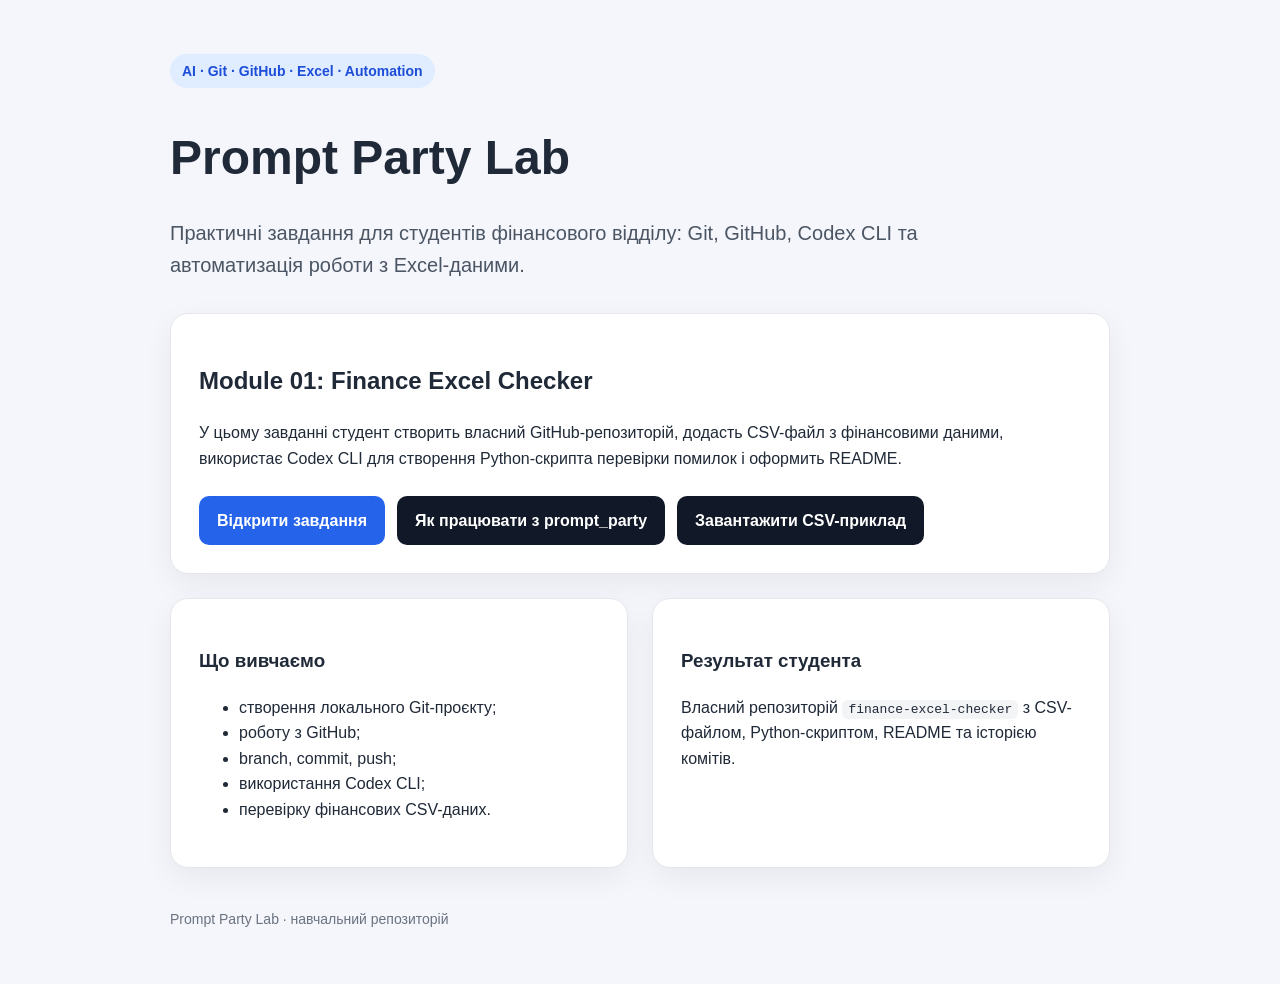
<file: docs/index.html>
<!DOCTYPE html>
<html lang="uk">
<head>
  <meta charset="UTF-8" />
  <meta name="viewport" content="width=device-width, initial-scale=1.0" />
  <title>Prompt Party Lab</title>
  <link rel="stylesheet" href="style.css" />
</head>
<body>
  <main class="container">
    <header class="hero">
      <p class="badge">AI · Git · GitHub · Excel · Automation</p>
      <h1>Prompt Party Lab</h1>
      <p class="subtitle">
        Практичні завдання для студентів фінансового відділу:
        Git, GitHub, Codex CLI та автоматизація роботи з Excel-даними.
      </p>
    </header>

    <section class="card">
      <h2>Module 01: Finance Excel Checker</h2>
      <p>
        У цьому завданні студент створить власний GitHub-репозиторій,
        додасть CSV-файл з фінансовими даними, використає Codex CLI
        для створення Python-скрипта перевірки помилок і оформить README.
      </p>

      <div class="actions">
        <a class="button" href="tasks/finance-excel-checker.html">Відкрити завдання</a>
        <a class="button secondary" href="how-to-work.html">Як працювати з prompt_party</a>
        <a class="button secondary" href="examples/payments.csv">Завантажити CSV-приклад</a>
      </div>
    </section>

    <section class="grid">
      <div class="mini-card">
        <h3>Що вивчаємо</h3>
        <ul>
          <li>створення локального Git-проєкту;</li>
          <li>роботу з GitHub;</li>
          <li>branch, commit, push;</li>
          <li>використання Codex CLI;</li>
          <li>перевірку фінансових CSV-даних.</li>
        </ul>
      </div>

      <div class="mini-card">
        <h3>Результат студента</h3>
        <p>
          Власний репозиторій <code>finance-excel-checker</code>
          з CSV-файлом, Python-скриптом, README та історією комітів.
        </p>
      </div>
    </section>

    <footer>
      <p>Prompt Party Lab · навчальний репозиторій</p>
    </footer>
  </main>
</body>
</html>
</file>
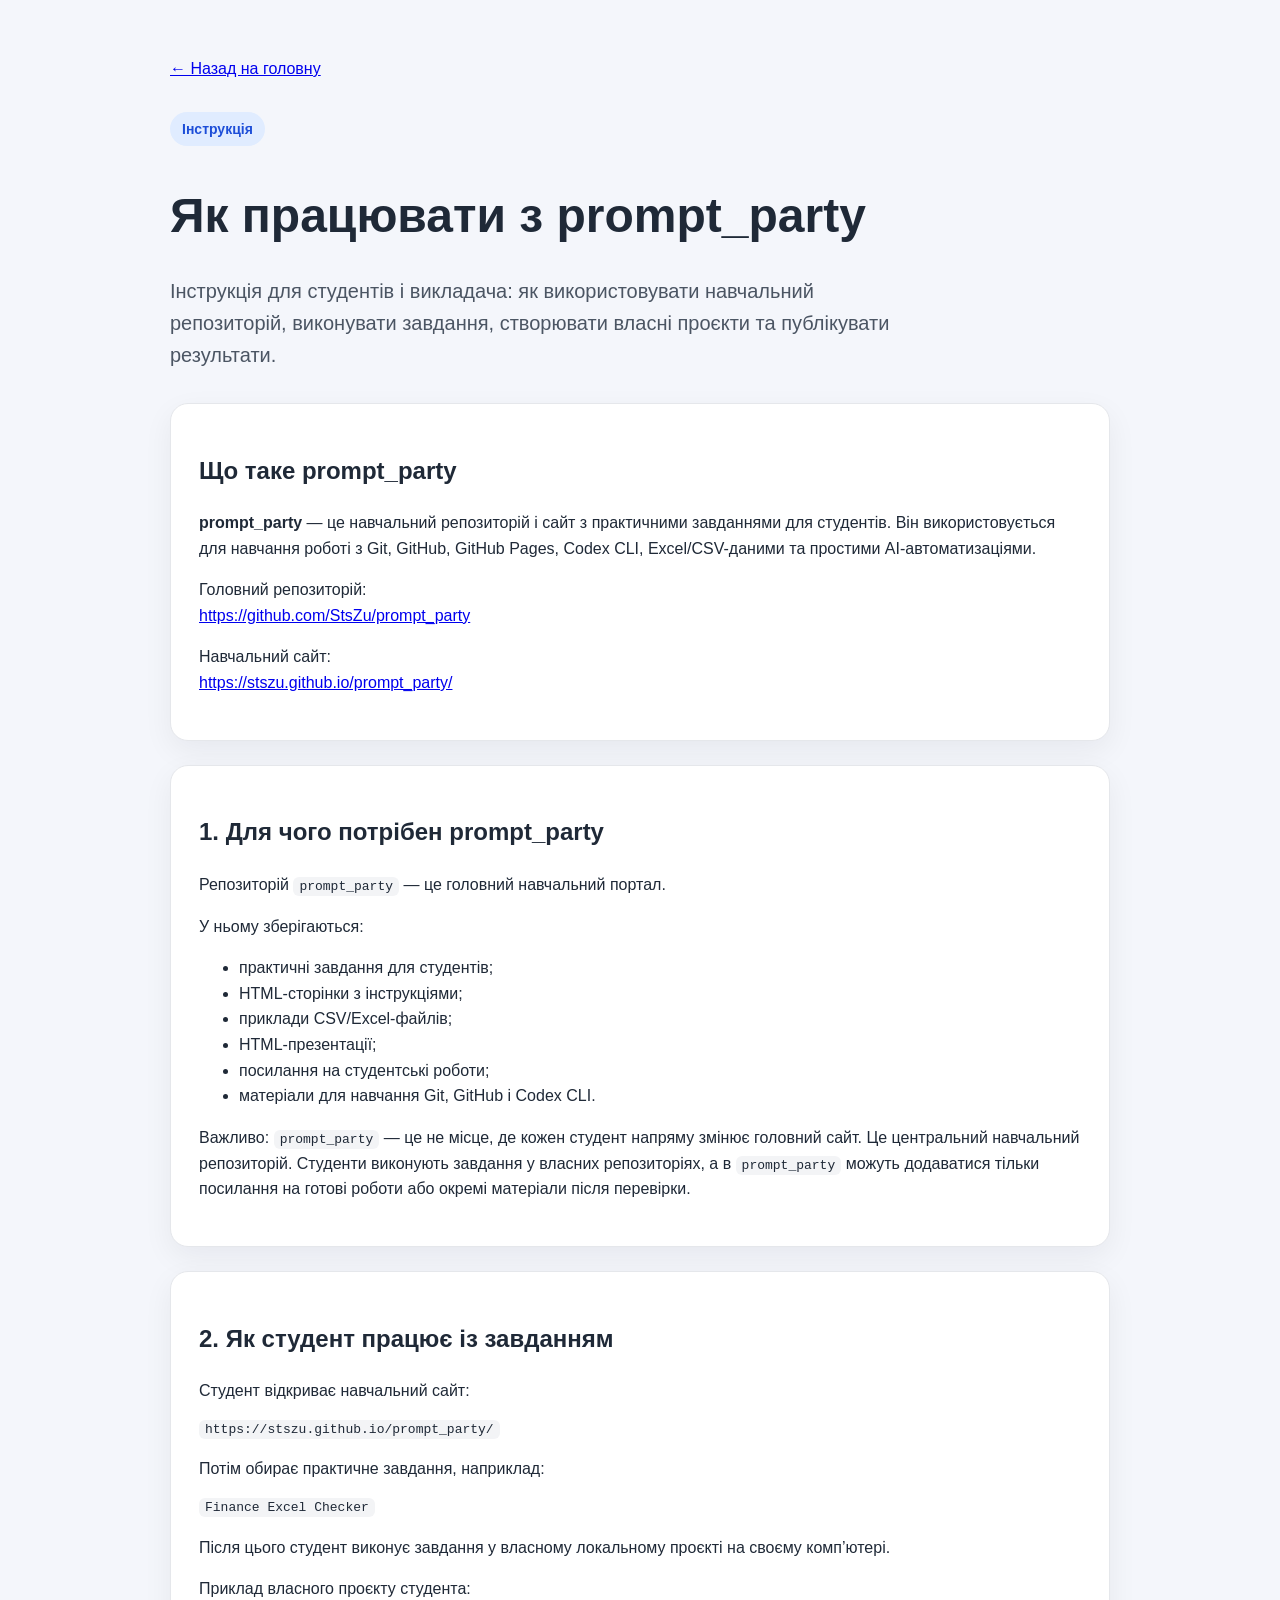
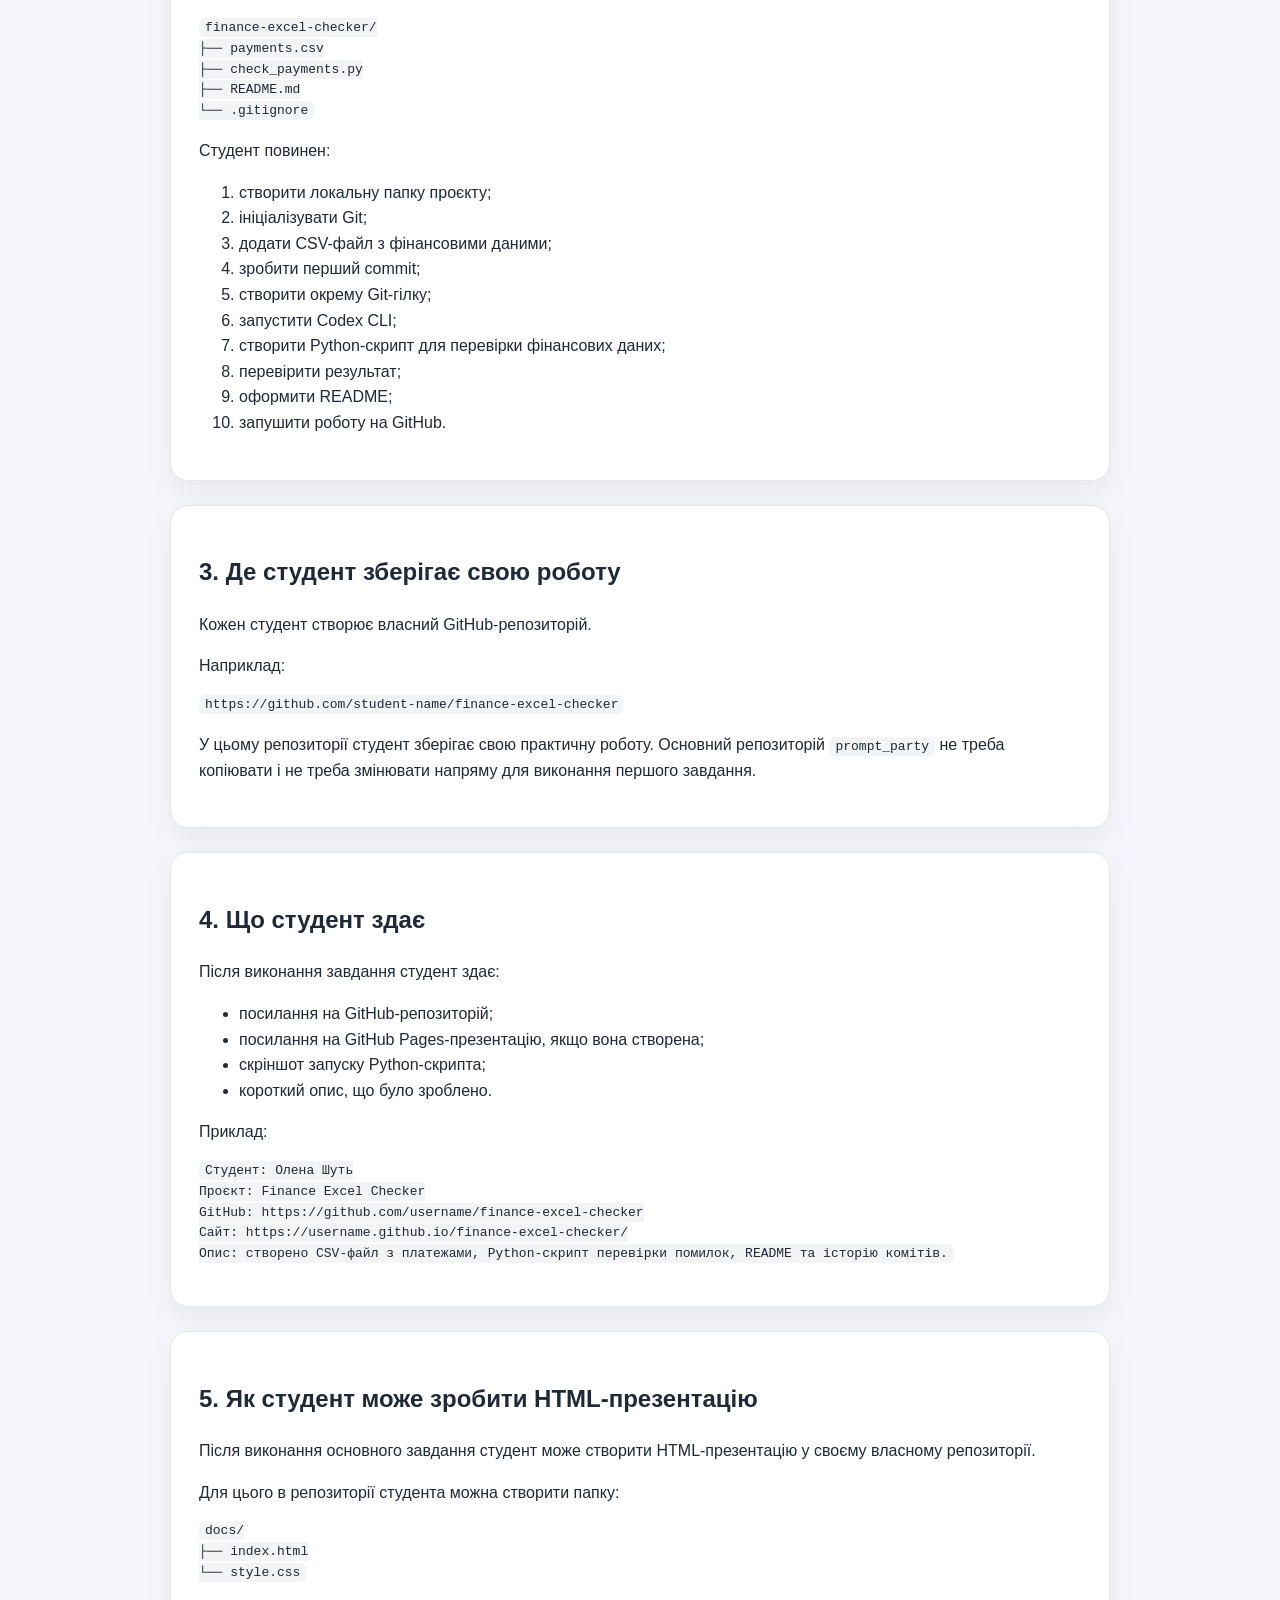
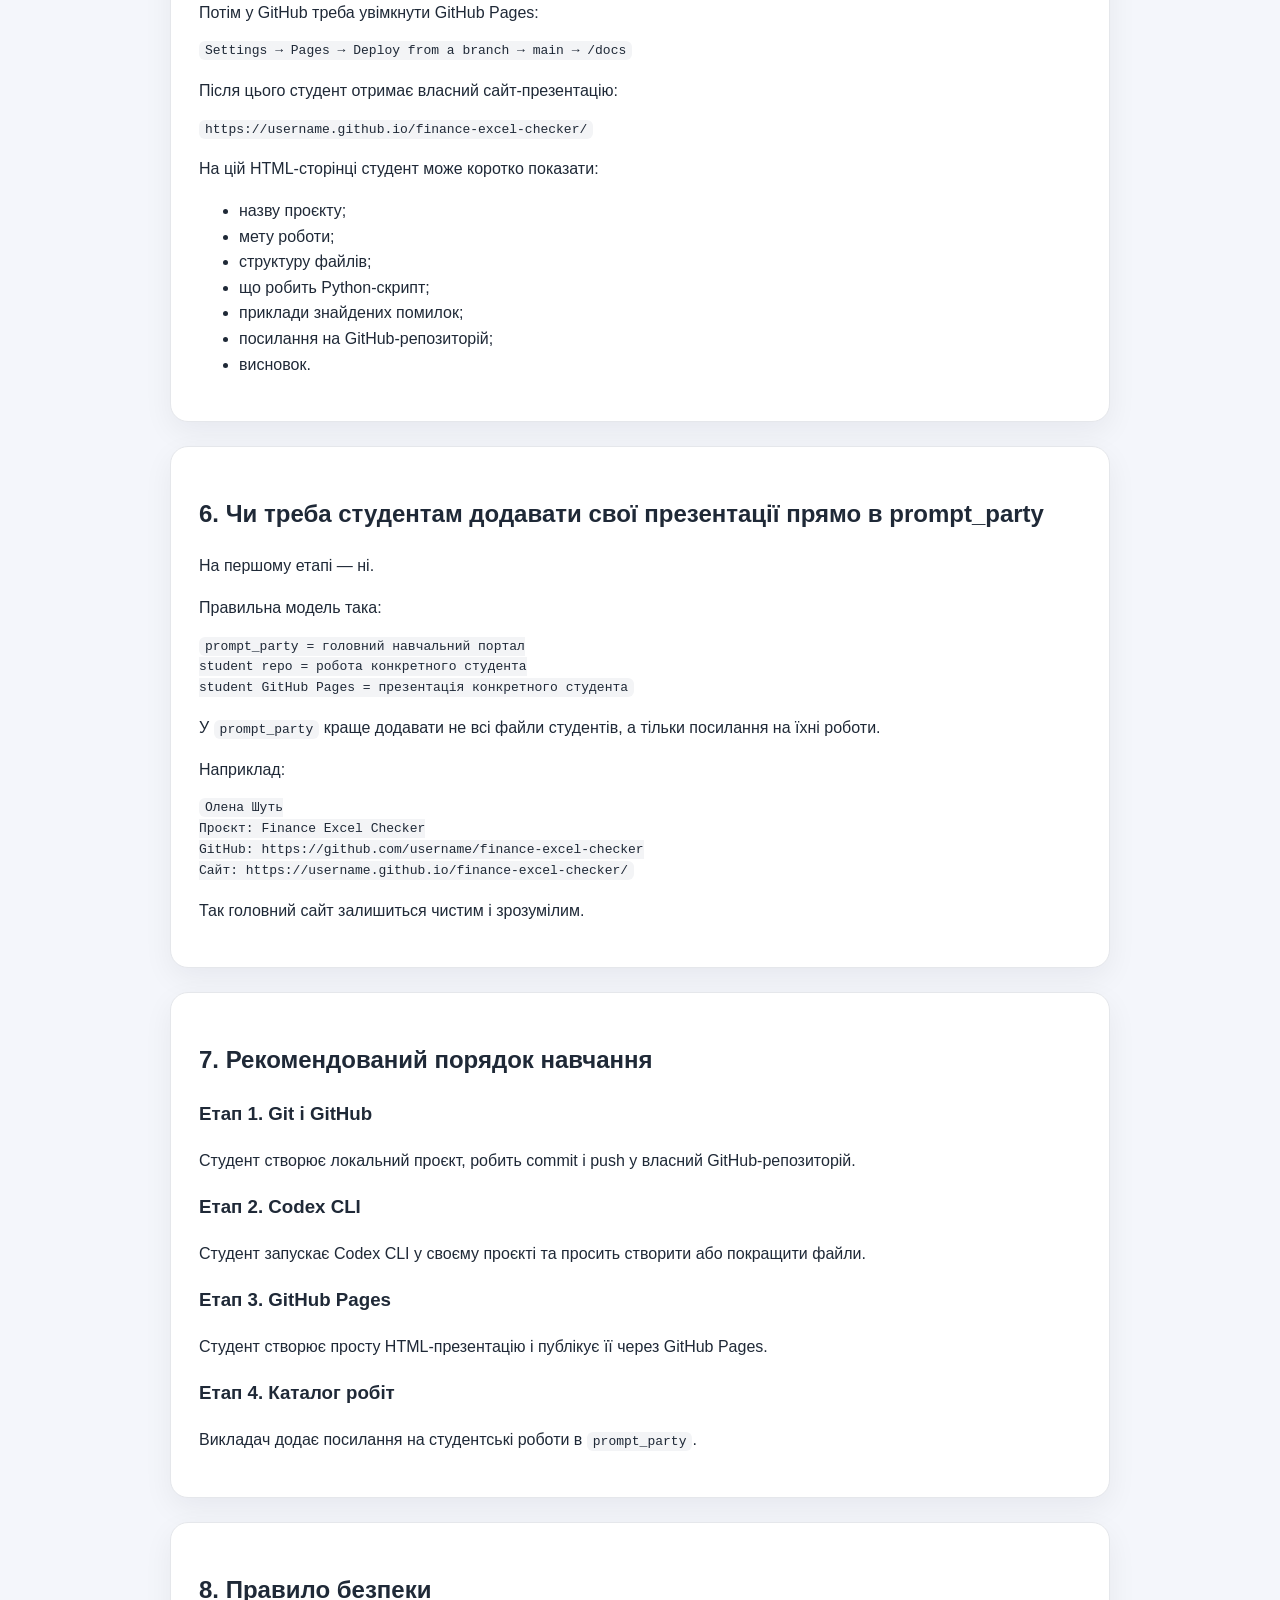
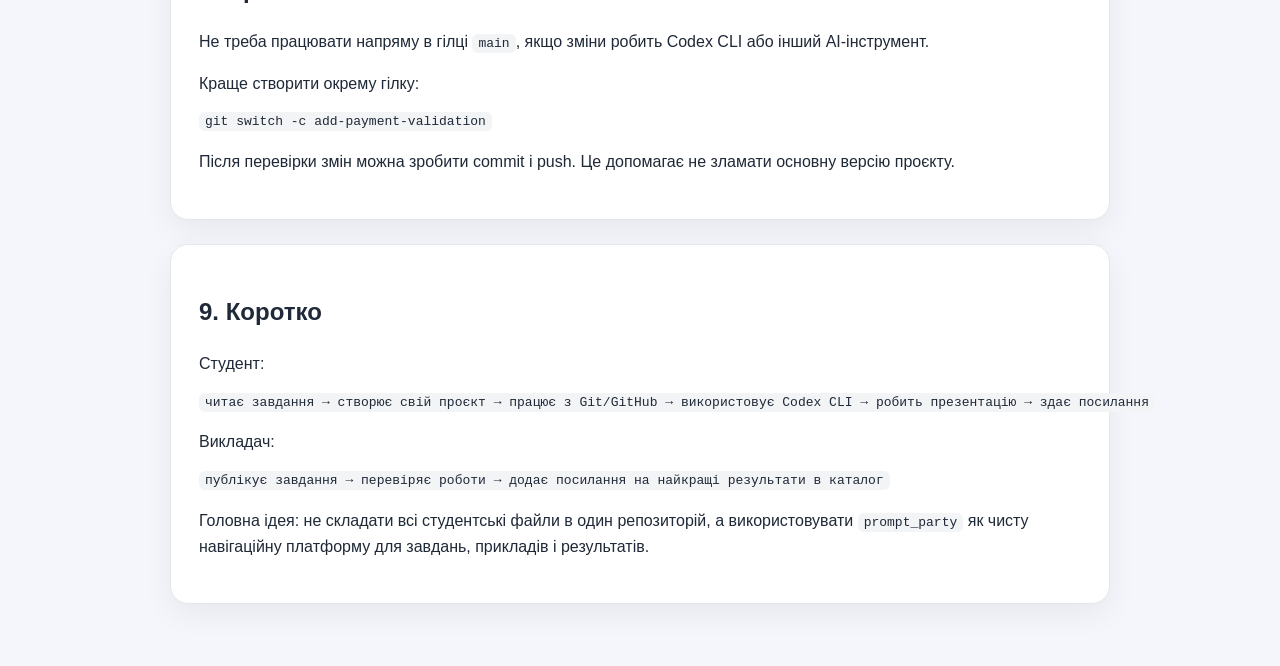
<file: docs/how-to-work.html>
<!DOCTYPE html>
<html lang="uk">
<head>
  <meta charset="UTF-8" />
  <meta name="viewport" content="width=device-width, initial-scale=1.0" />
  <title>Як працювати з prompt_party</title>
  <link rel="stylesheet" href="style.css" />
</head>
<body>
  <main class="container">
    <p><a href="index.html">← Назад на головну</a></p>

    <header class="hero">
      <p class="badge">Інструкція</p>
      <h1>Як працювати з prompt_party</h1>
      <p class="subtitle">
        Інструкція для студентів і викладача: як використовувати навчальний репозиторій,
        виконувати завдання, створювати власні проєкти та публікувати результати.
      </p>
    </header>

    <section class="card">
      <h2>Що таке prompt_party</h2>
      <p>
        <strong>prompt_party</strong> — це навчальний репозиторій і сайт з практичними
        завданнями для студентів. Він використовується для навчання роботі з Git,
        GitHub, GitHub Pages, Codex CLI, Excel/CSV-даними та простими AI-автоматизаціями.
      </p>

      <p>
        Головний репозиторій:
        <br />
        <a href="https://github.com/StsZu/prompt_party" target="_blank">
          https://github.com/StsZu/prompt_party
        </a>
      </p>

      <p>
        Навчальний сайт:
        <br />
        <a href="https://stszu.github.io/prompt_party/" target="_blank">
          https://stszu.github.io/prompt_party/
        </a>
      </p>
    </section>

    <section class="card">
      <h2>1. Для чого потрібен prompt_party</h2>
      <p>
        Репозиторій <code>prompt_party</code> — це головний навчальний портал.
      </p>

      <p>У ньому зберігаються:</p>

      <ul>
        <li>практичні завдання для студентів;</li>
        <li>HTML-сторінки з інструкціями;</li>
        <li>приклади CSV/Excel-файлів;</li>
        <li>HTML-презентації;</li>
        <li>посилання на студентські роботи;</li>
        <li>матеріали для навчання Git, GitHub і Codex CLI.</li>
      </ul>

      <p>
        Важливо: <code>prompt_party</code> — це не місце, де кожен студент напряму
        змінює головний сайт. Це центральний навчальний репозиторій.
        Студенти виконують завдання у власних репозиторіях, а в
        <code>prompt_party</code> можуть додаватися тільки посилання на готові роботи
        або окремі матеріали після перевірки.
      </p>
    </section>

    <section class="card">
      <h2>2. Як студент працює із завданням</h2>
      <p>
        Студент відкриває навчальний сайт:
      </p>

      <pre><code>https://stszu.github.io/prompt_party/</code></pre>

      <p>
        Потім обирає практичне завдання, наприклад:
      </p>

      <pre><code>Finance Excel Checker</code></pre>

      <p>
        Після цього студент виконує завдання у власному локальному проєкті
        на своєму комп’ютері.
      </p>

      <p>Приклад власного проєкту студента:</p>

      <pre><code>finance-excel-checker/
├── payments.csv
├── check_payments.py
├── README.md
└── .gitignore</code></pre>

      <p>Студент повинен:</p>

      <ol>
        <li>створити локальну папку проєкту;</li>
        <li>ініціалізувати Git;</li>
        <li>додати CSV-файл з фінансовими даними;</li>
        <li>зробити перший commit;</li>
        <li>створити окрему Git-гілку;</li>
        <li>запустити Codex CLI;</li>
        <li>створити Python-скрипт для перевірки фінансових даних;</li>
        <li>перевірити результат;</li>
        <li>оформити README;</li>
        <li>запушити роботу на GitHub.</li>
      </ol>
    </section>

    <section class="card">
      <h2>3. Де студент зберігає свою роботу</h2>
      <p>
        Кожен студент створює власний GitHub-репозиторій.
      </p>

      <p>Наприклад:</p>

      <pre><code>https://github.com/student-name/finance-excel-checker</code></pre>

      <p>
        У цьому репозиторії студент зберігає свою практичну роботу.
        Основний репозиторій <code>prompt_party</code> не треба копіювати
        і не треба змінювати напряму для виконання першого завдання.
      </p>
    </section>

    <section class="card">
      <h2>4. Що студент здає</h2>
      <p>Після виконання завдання студент здає:</p>

      <ul>
        <li>посилання на GitHub-репозиторій;</li>
        <li>посилання на GitHub Pages-презентацію, якщо вона створена;</li>
        <li>скріншот запуску Python-скрипта;</li>
        <li>короткий опис, що було зроблено.</li>
      </ul>

      <p>Приклад:</p>

      <pre><code>Студент: Олена Шуть
Проєкт: Finance Excel Checker
GitHub: https://github.com/username/finance-excel-checker
Сайт: https://username.github.io/finance-excel-checker/
Опис: створено CSV-файл з платежами, Python-скрипт перевірки помилок, README та історію комітів.</code></pre>
    </section>

    <section class="card">
      <h2>5. Як студент може зробити HTML-презентацію</h2>
      <p>
        Після виконання основного завдання студент може створити HTML-презентацію
        у своєму власному репозиторії.
      </p>

      <p>Для цього в репозиторії студента можна створити папку:</p>

      <pre><code>docs/
├── index.html
└── style.css</code></pre>

      <p>
        Потім у GitHub треба увімкнути GitHub Pages:
      </p>

      <pre><code>Settings → Pages → Deploy from a branch → main → /docs</code></pre>

      <p>
        Після цього студент отримає власний сайт-презентацію:
      </p>

      <pre><code>https://username.github.io/finance-excel-checker/</code></pre>

      <p>На цій HTML-сторінці студент може коротко показати:</p>

      <ul>
        <li>назву проєкту;</li>
        <li>мету роботи;</li>
        <li>структуру файлів;</li>
        <li>що робить Python-скрипт;</li>
        <li>приклади знайдених помилок;</li>
        <li>посилання на GitHub-репозиторій;</li>
        <li>висновок.</li>
      </ul>
    </section>

    <section class="card">
      <h2>6. Чи треба студентам додавати свої презентації прямо в prompt_party</h2>
      <p>
        На першому етапі — ні.
      </p>

      <p>Правильна модель така:</p>

      <pre><code>prompt_party = головний навчальний портал
student repo = робота конкретного студента
student GitHub Pages = презентація конкретного студента</code></pre>

      <p>
        У <code>prompt_party</code> краще додавати не всі файли студентів,
        а тільки посилання на їхні роботи.
      </p>

      <p>Наприклад:</p>

      <pre><code>Олена Шуть
Проєкт: Finance Excel Checker
GitHub: https://github.com/username/finance-excel-checker
Сайт: https://username.github.io/finance-excel-checker/</code></pre>

      <p>
        Так головний сайт залишиться чистим і зрозумілим.
      </p>
    </section>

    <section class="card">
      <h2>7. Рекомендований порядок навчання</h2>

      <h3>Етап 1. Git і GitHub</h3>
      <p>
        Студент створює локальний проєкт, робить commit і push у власний
        GitHub-репозиторій.
      </p>

      <h3>Етап 2. Codex CLI</h3>
      <p>
        Студент запускає Codex CLI у своєму проєкті та просить створити
        або покращити файли.
      </p>

      <h3>Етап 3. GitHub Pages</h3>
      <p>
        Студент створює просту HTML-презентацію і публікує її через GitHub Pages.
      </p>

      <h3>Етап 4. Каталог робіт</h3>
      <p>
        Викладач додає посилання на студентські роботи в <code>prompt_party</code>.
      </p>
    </section>

    <section class="card">
      <h2>8. Правило безпеки</h2>
      <p>
        Не треба працювати напряму в гілці <code>main</code>, якщо зміни робить
        Codex CLI або інший AI-інструмент.
      </p>

      <p>Краще створити окрему гілку:</p>

      <pre><code>git switch -c add-payment-validation</code></pre>

      <p>
        Після перевірки змін можна зробити commit і push.
        Це допомагає не зламати основну версію проєкту.
      </p>
    </section>

    <section class="card">
      <h2>9. Коротко</h2>

      <p>Студент:</p>

      <pre><code>читає завдання → створює свій проєкт → працює з Git/GitHub → використовує Codex CLI → робить презентацію → здає посилання</code></pre>

      <p>Викладач:</p>

      <pre><code>публікує завдання → перевіряє роботи → додає посилання на найкращі результати в каталог</code></pre>

      <p>
        Головна ідея: не складати всі студентські файли в один репозиторій,
        а використовувати <code>prompt_party</code> як чисту навігаційну платформу
        для завдань, прикладів і результатів.
      </p>
    </section>
  </main>
</body>
</html>
</file>
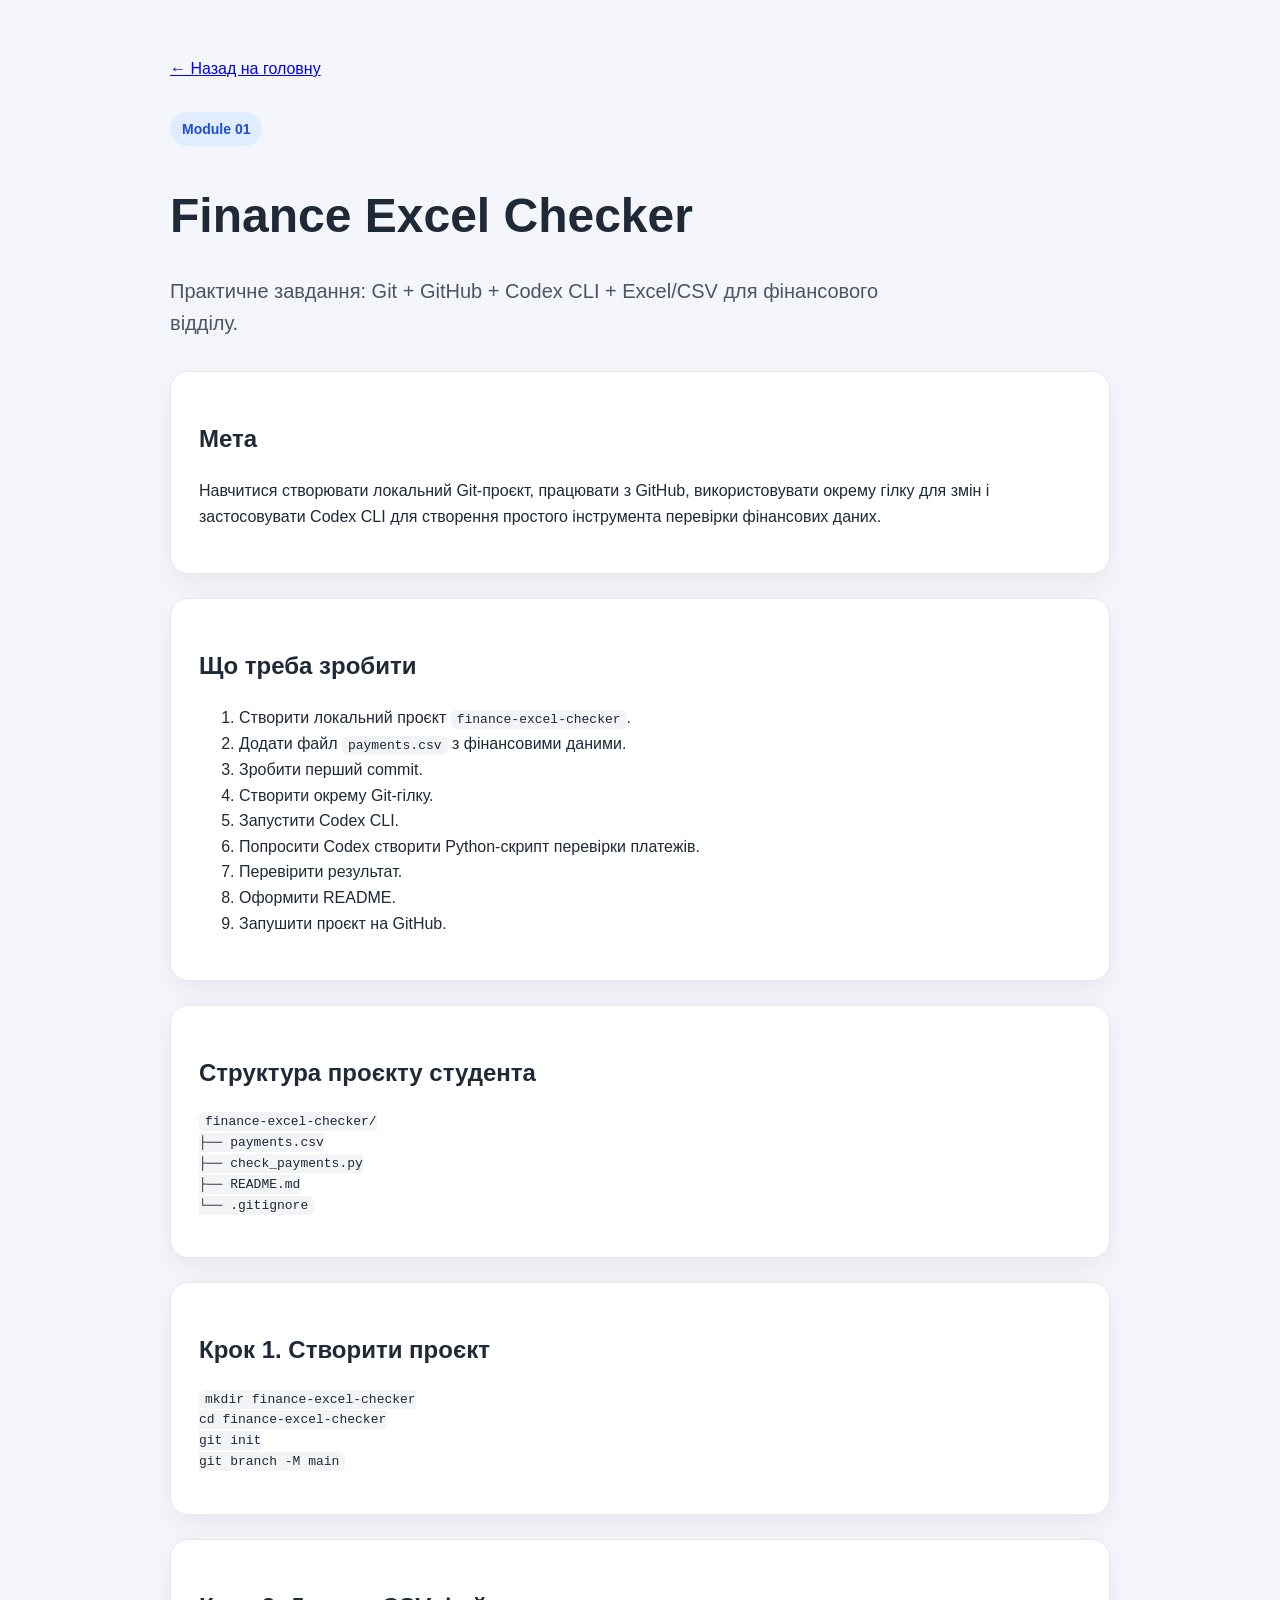
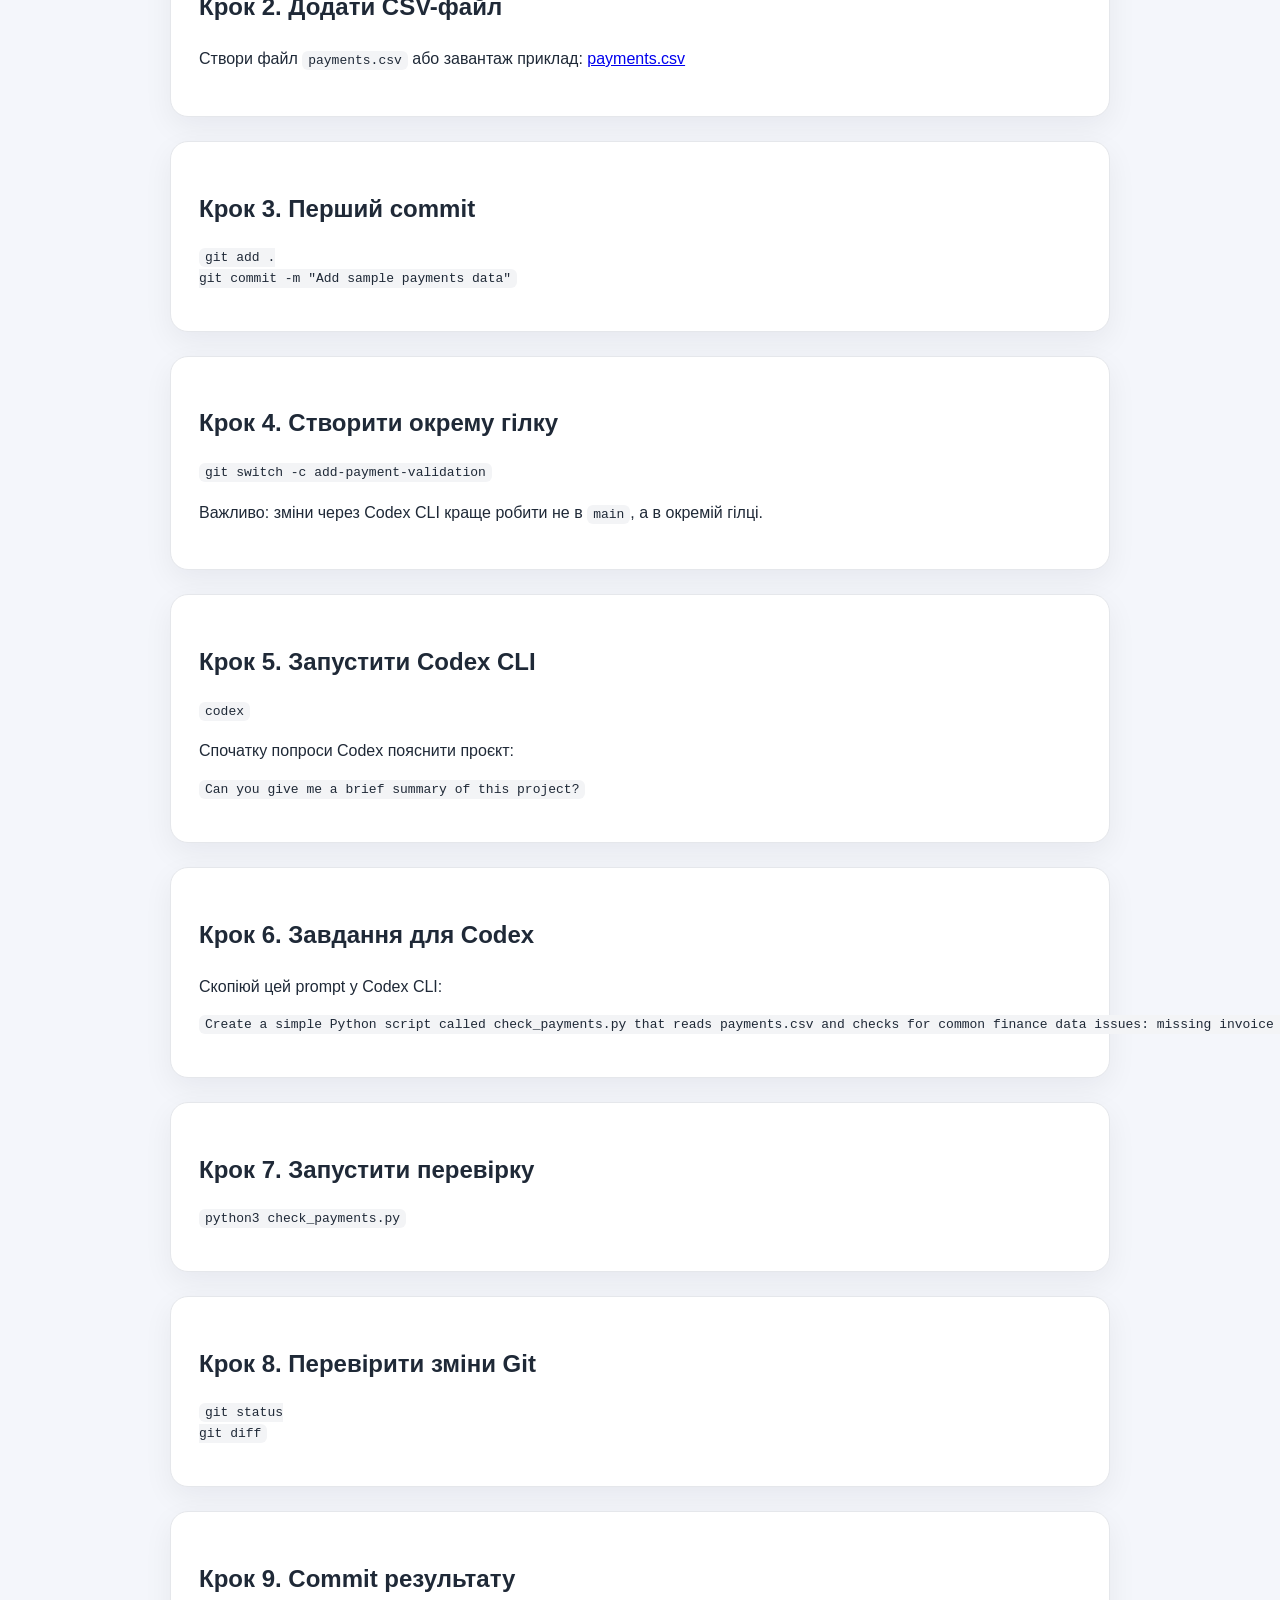
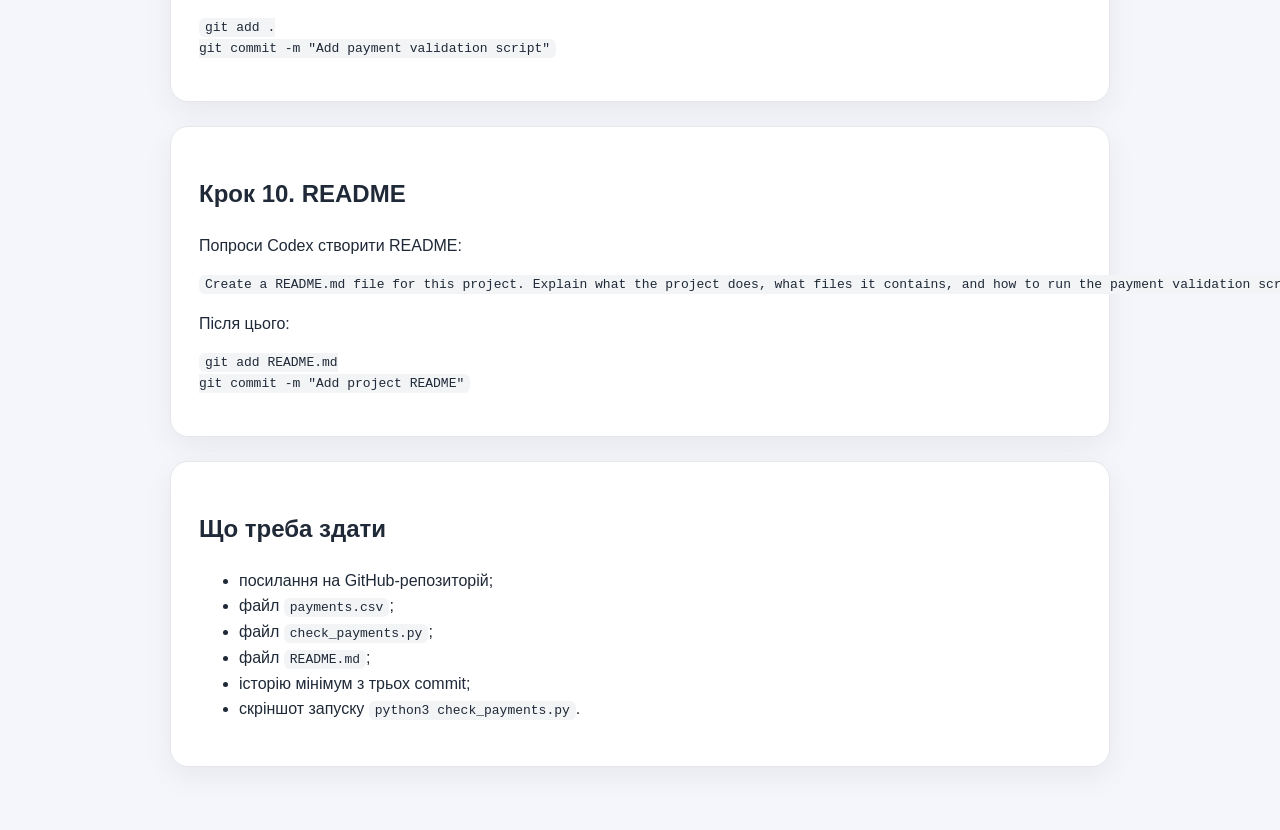
<file: docs/tasks/finance-excel-checker.html>
<!DOCTYPE html>
<html lang="uk">
<head>
  <meta charset="UTF-8" />
  <meta name="viewport" content="width=device-width, initial-scale=1.0" />
  <title>Finance Excel Checker</title>
  <link rel="stylesheet" href="../style.css" />
</head>
<body>
  <main class="container">
    <p><a href="../index.html">← Назад на головну</a></p>

    <header class="hero">
      <p class="badge">Module 01</p>
      <h1>Finance Excel Checker</h1>
      <p class="subtitle">
        Практичне завдання: Git + GitHub + Codex CLI + Excel/CSV
        для фінансового відділу.
      </p>
    </header>

    <section class="card">
      <h2>Мета</h2>
      <p>
        Навчитися створювати локальний Git-проєкт, працювати з GitHub,
        використовувати окрему гілку для змін і застосовувати Codex CLI
        для створення простого інструмента перевірки фінансових даних.
      </p>
    </section>

    <section class="card">
      <h2>Що треба зробити</h2>
      <ol>
        <li>Створити локальний проєкт <code>finance-excel-checker</code>.</li>
        <li>Додати файл <code>payments.csv</code> з фінансовими даними.</li>
        <li>Зробити перший commit.</li>
        <li>Створити окрему Git-гілку.</li>
        <li>Запустити Codex CLI.</li>
        <li>Попросити Codex створити Python-скрипт перевірки платежів.</li>
        <li>Перевірити результат.</li>
        <li>Оформити README.</li>
        <li>Запушити проєкт на GitHub.</li>
      </ol>
    </section>

    <section class="card">
      <h2>Структура проєкту студента</h2>
      <pre><code>finance-excel-checker/
├── payments.csv
├── check_payments.py
├── README.md
└── .gitignore</code></pre>
    </section>

    <section class="card">
      <h2>Крок 1. Створити проєкт</h2>
      <pre><code>mkdir finance-excel-checker
cd finance-excel-checker
git init
git branch -M main</code></pre>
    </section>

    <section class="card">
      <h2>Крок 2. Додати CSV-файл</h2>
      <p>
        Створи файл <code>payments.csv</code> або завантаж приклад:
        <a href="../examples/payments.csv">payments.csv</a>
      </p>
    </section>

    <section class="card">
      <h2>Крок 3. Перший commit</h2>
      <pre><code>git add .
git commit -m "Add sample payments data"</code></pre>
    </section>

    <section class="card">
      <h2>Крок 4. Створити окрему гілку</h2>
      <pre><code>git switch -c add-payment-validation</code></pre>
      <p>
        Важливо: зміни через Codex CLI краще робити не в <code>main</code>,
        а в окремій гілці.
      </p>
    </section>

    <section class="card">
      <h2>Крок 5. Запустити Codex CLI</h2>
      <pre><code>codex</code></pre>
      <p>Спочатку попроси Codex пояснити проєкт:</p>
      <pre><code>Can you give me a brief summary of this project?</code></pre>
    </section>

    <section class="card">
      <h2>Крок 6. Завдання для Codex</h2>
      <p>Скопіюй цей prompt у Codex CLI:</p>
      <pre><code>Create a simple Python script called check_payments.py that reads payments.csv and checks for common finance data issues: missing invoice numbers, negative amounts, zero amounts, and possible duplicate payments. The script should print a clear report in the terminal.</code></pre>
    </section>

    <section class="card">
      <h2>Крок 7. Запустити перевірку</h2>
      <pre><code>python3 check_payments.py</code></pre>
    </section>

    <section class="card">
      <h2>Крок 8. Перевірити зміни Git</h2>
      <pre><code>git status
git diff</code></pre>
    </section>

    <section class="card">
      <h2>Крок 9. Commit результату</h2>
      <pre><code>git add .
git commit -m "Add payment validation script"</code></pre>
    </section>

    <section class="card">
      <h2>Крок 10. README</h2>
      <p>Попроси Codex створити README:</p>
      <pre><code>Create a README.md file for this project. Explain what the project does, what files it contains, and how to run the payment validation script.</code></pre>
      <p>Після цього:</p>
      <pre><code>git add README.md
git commit -m "Add project README"</code></pre>
    </section>

    <section class="card">
      <h2>Що треба здати</h2>
      <ul>
        <li>посилання на GitHub-репозиторій;</li>
        <li>файл <code>payments.csv</code>;</li>
        <li>файл <code>check_payments.py</code>;</li>
        <li>файл <code>README.md</code>;</li>
        <li>історію мінімум з трьох commit;</li>
        <li>скріншот запуску <code>python3 check_payments.py</code>.</li>
      </ul>
    </section>
  </main>
</body>
</html>
</file>
<file: docs/style.css>
* {
  box-sizing: border-box;
}

body {
  margin: 0;
  font-family: -apple-system, BlinkMacSystemFont, "Segoe UI", sans-serif;
  background: #f4f6fb;
  color: #1f2937;
  line-height: 1.6;
}

.container {
  max-width: 980px;
  margin: 0 auto;
  padding: 40px 20px;
}

.hero {
  margin-bottom: 32px;
}

.badge {
  display: inline-block;
  padding: 6px 12px;
  background: #e0ecff;
  color: #1d4ed8;
  border-radius: 999px;
  font-size: 14px;
  font-weight: 600;
}

h1 {
  font-size: 48px;
  margin: 18px 0 12px;
}

.subtitle {
  font-size: 20px;
  color: #4b5563;
  max-width: 760px;
}

.card,
.mini-card {
  background: white;
  border: 1px solid #e5e7eb;
  border-radius: 18px;
  padding: 28px;
  box-shadow: 0 10px 30px rgba(15, 23, 42, 0.06);
}

.card {
  margin-bottom: 24px;
}

.grid {
  display: grid;
  grid-template-columns: 1fr 1fr;
  gap: 24px;
}

.actions {
  display: flex;
  gap: 12px;
  flex-wrap: wrap;
  margin-top: 24px;
}

.button {
  display: inline-block;
  padding: 12px 18px;
  background: #2563eb;
  color: white;
  text-decoration: none;
  border-radius: 10px;
  font-weight: 700;
}

.button.secondary {
  background: #111827;
}

code {
  background: #f3f4f6;
  padding: 2px 6px;
  border-radius: 6px;
}

footer {
  margin-top: 40px;
  color: #6b7280;
  font-size: 14px;
}

@media (max-width: 720px) {
  h1 {
    font-size: 36px;
  }

  .grid {
    grid-template-columns: 1fr;
  }
}
</file>
